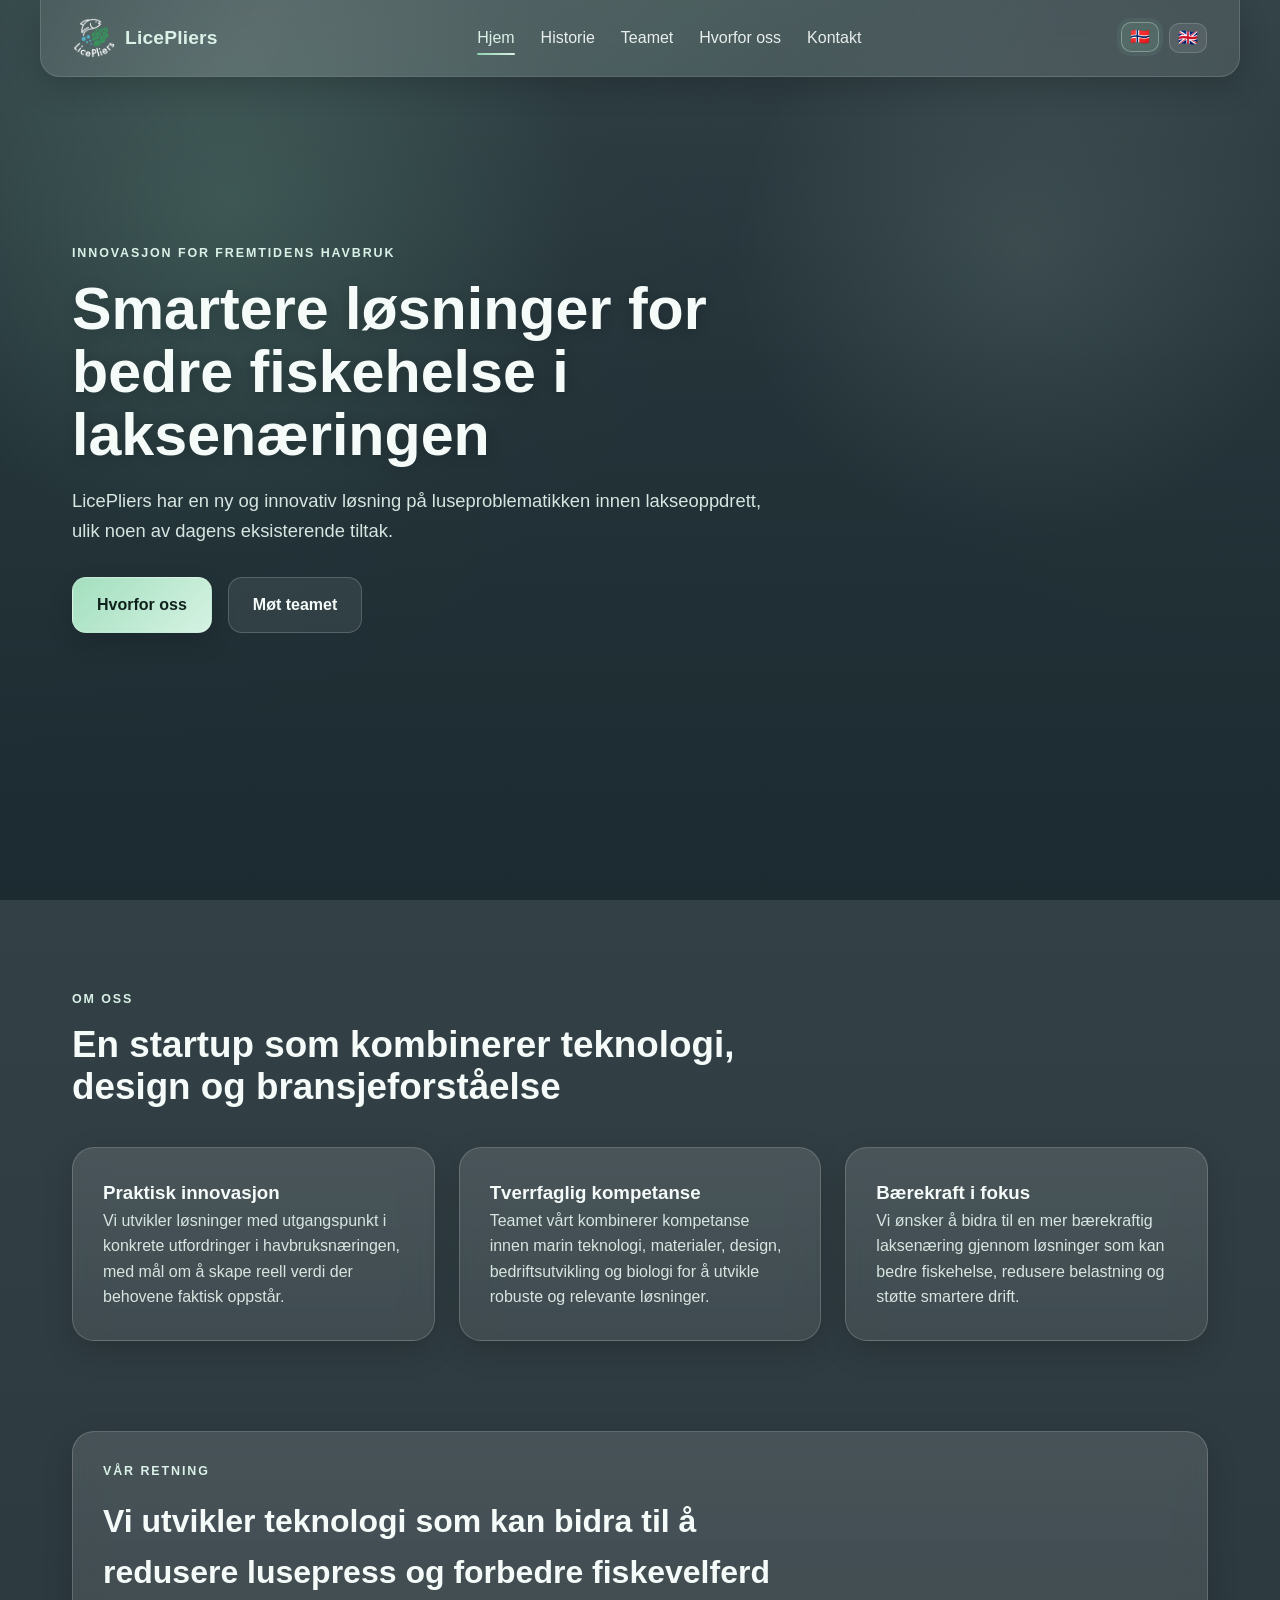
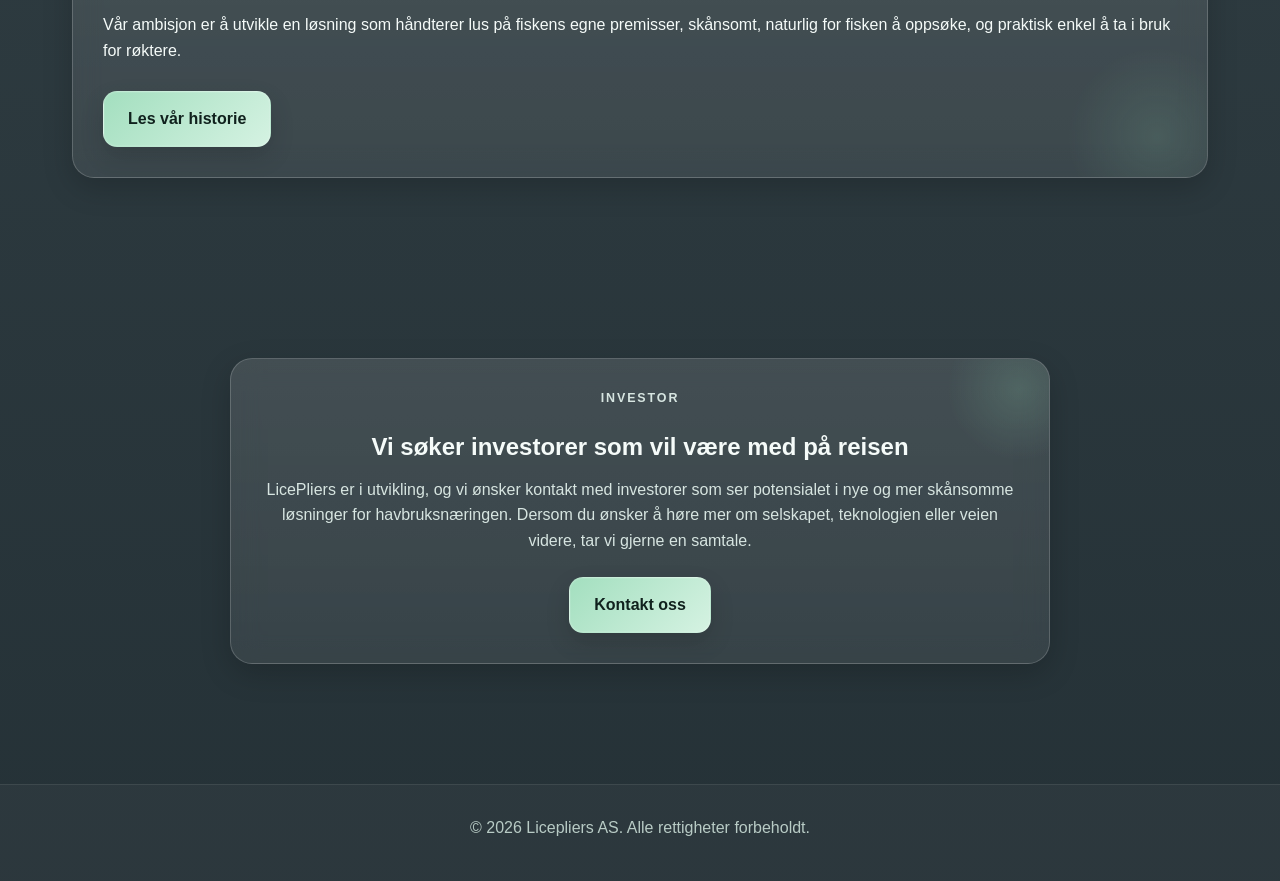
<file: index.html>
<!DOCTYPE html>
<html lang="no">
<head>
  <meta charset="UTF-8">
  <meta name="viewport" content="width=device-width, initial-scale=1.0">
  <title>LicePliers | Innovasjon i laksenæringen</title>
  <link rel="icon" type="image/png" sizes="32x32" href="bilder/LicePlies_original.png">
  <link rel="icon" type="image/png" sizes="16x16" href="bilder/LicePlies_original.png">
  <link rel="apple-touch-icon" href="bilder/LicePlies_original.png">
  <link rel="stylesheet" href="css/base.css">
  <link rel="stylesheet" href="css/navbar.css">
  <link rel="stylesheet" href="css/components.css">
  <link rel="stylesheet" href="css/pages.css">
  <link rel="stylesheet" href="css/responsive.css">
</head>
<body>
  <header class="hero">
    <nav class="navbar">
      <div class="logo">
        <img src="bilder/LicePlies_white.png" alt="Licepliers logo">
        <span>LicePliers</span>
      </div>

      <ul class="nav-links">
        <li><a href="index.html" class="active" data-i18n="nav.home">Hjem</a></li>
        <li><a href="historie.html" data-i18n="nav.history">Historie</a></li>
        <li><a href="teamet.html" data-i18n="nav.team">Teamet</a></li>
        <li><a href="hvorfor-oss.html" data-i18n="nav.why">Hvorfor oss</a></li>
        <li><a href="kontakt.html" data-i18n="nav.contact">Kontakt</a></li>
      </ul>

      <div class="language-switch">
        <button type="button" class="lang-btn" data-lang="no" aria-label="Velg norsk">🇳🇴</button>
        <button type="button" class="lang-btn" data-lang="en" aria-label="Choose English">🇬🇧</button>
      </div>
    </nav>

    <div class="hero-overlay"></div>

    <div class="hero-content">
      <p class="eyebrow" data-i18n="home.eyebrow">Innovasjon for fremtidens havbruk</p>
      <h1 data-i18n="home.heroTitle">Smartere løsninger for bedre fiskehelse i laksenæringen</h1>
      <p class="lead" data-i18n="home.heroText">
        Licepliers utvikler løsninger som skal bidra til å redusere lusepress,
        styrke fiskevelferden og gi oppdrettsnæringen et mer effektivt, bærekraftig og enklere verktøy i praksis.
      </p>

      <div class="hero-buttons">
        <a href="hvorfor-oss.html" class="btn" data-i18n="home.heroBtnPrimary">Hvorfor oss</a>
        <a href="teamet.html" class="btn btn-secondary" data-i18n="home.heroBtnSecondary">Møt teamet</a>
      </div>
    </div>
  </header>

  <main>
    <section class="section intro-section">
      <div class="section-heading">
        <p class="section-tag" data-i18n="home.aboutTag">Om oss</p>
        <h2 data-i18n="home.aboutTitle">En startup som kombinerer teknologi, design og bransjeforståelse</h2>
      </div>

      <div class="card-grid">
        <article class="card">
          <h3 data-i18n="home.card1Title">Praktisk innovasjon</h3>
          <p data-i18n="home.card1Text">
            Vi utvikler løsninger med utgangspunkt i konkrete utfordringer i havbruksnæringen,
            med mål om å skape reell verdi der behovene faktisk oppstår.
          </p>
        </article>

        <article class="card">
          <h3 data-i18n="home.card2Title">Tverrfaglig kompetanse</h3>
          <p data-i18n="home.card2Text">
            Teamet vårt kombinerer kompetanse innen biologi, marin teknologi, materialteknikk og bedriftsutvikling for å utvikle robuste og relevante løsninger.
          </p>
        </article>

        <article class="card">
          <h3 data-i18n="home.card3Title">Bærekraft i fokus</h3>
          <p data-i18n="home.card3Text">
            Vi ønsker å bidra til en mer bærekraftig laksenæring gjennom løsninger
            som kan bedre fiskehelse, redusere belastning og støtte smartere drift.
          </p>
        </article>
      </div>
    </section>

    <section class="section highlight-section">
      <div class="highlight-box">
        <div>
          <p class="section-tag" data-i18n="home.directionTag">Vår retning</p>
          <h2 data-i18n="home.directionTitle">Vi utvikler teknologi som kan bidra til å redusere lusepress og forbedre fiskevelferd</h2>
          <p data-i18n="home.directionText">
            Vår ambisjon er å utvikle en løsning som håndterer lus på fiskens egne premisser, skånsomt, naturlig for fisken å oppsøke, og praktisk enkel å ta i bruk for røktere.
          </p>
        </div>
        <a href="historie.html" class="btn" data-i18n="home.directionBtn">Les vår historie</a>
      </div>
    </section>

    <section class="section">
      <div class="content-card investor-card">
        <p class="section-tag" data-i18n="home.investorTag">Investor</p>
        <h2 data-i18n="home.investorTitle">Vi søker investorer som vil være med på reisen</h2>
        <p data-i18n="home.investorText">
          LicePliers er i utvikling, og vi ønsker kontakt med investorer som ser potensialet i nye og mer skånsomme løsninger for havbruksnæringen. Dersom du ønsker å høre mer om selskapet, teknologien eller veien videre, tar vi gjerne en samtale.
        </p>
        <a href="kontakt.html" class="btn" data-i18n="home.investorBtn">Kontakt oss</a>
      </div>
    </section>
  </main>

  <footer>
    <p data-i18n="footer.copy">© 2026 LicePliers AS. Alle rettigheter forbeholdt.</p>
  </footer>

  <script src="js/translations.js"></script>
  <script src="js/language-switcher.js"></script>
</body>
</html>
</file>
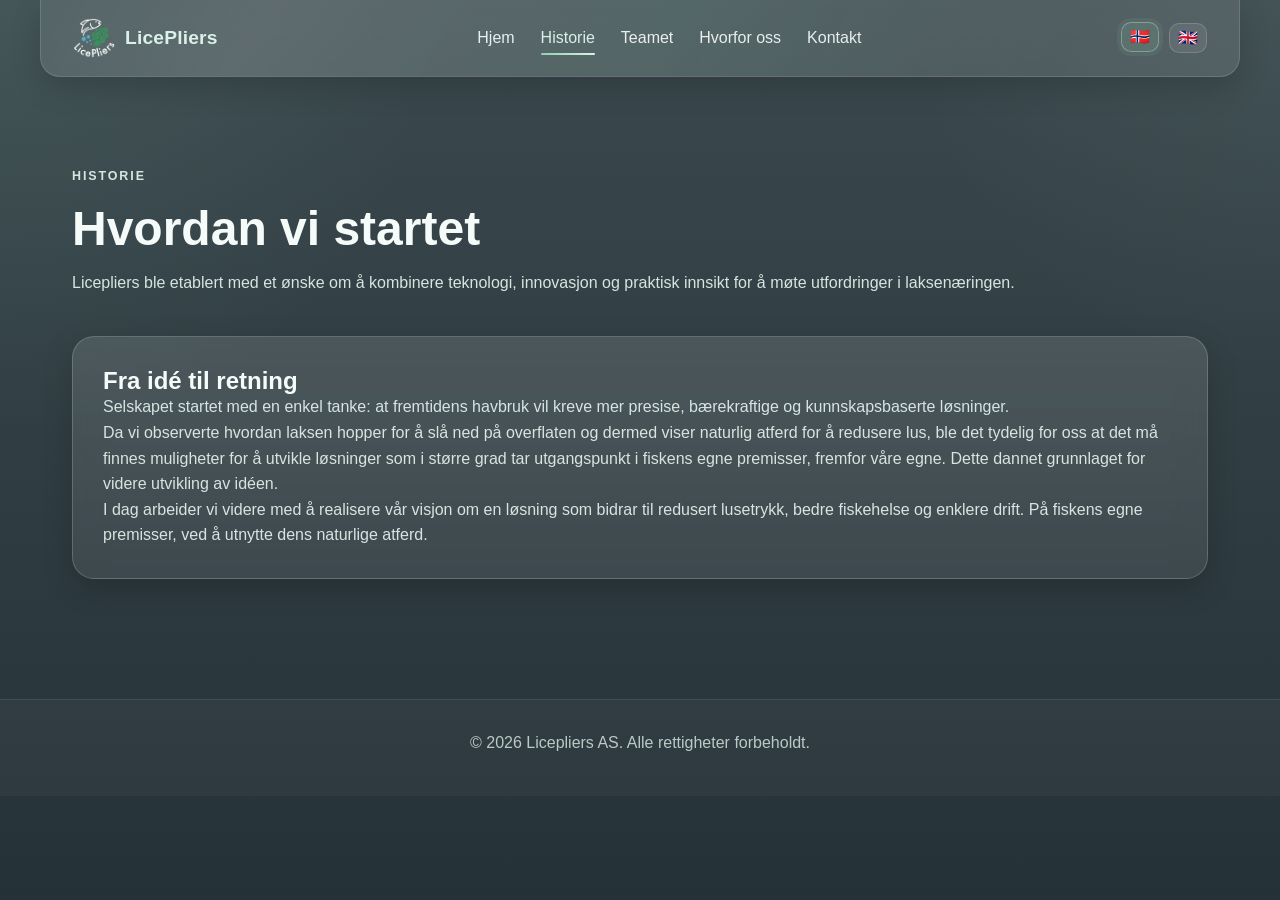
<file: historie.html>
<!DOCTYPE html>
<html lang="no">
<head>
  <meta charset="UTF-8">
  <meta name="viewport" content="width=device-width, initial-scale=1.0">
  <title>Historie | LicePliers</title>
  <link rel="icon" type="image/png" sizes="32x32" href="bilder/LicePlies_original.png">
  <link rel="icon" type="image/png" sizes="16x16" href="bilder/LicePlies_original.png">
  <link rel="apple-touch-icon" href="bilder/LicePlies_original.png">
  <link rel="stylesheet" href="css/base.css">
  <link rel="stylesheet" href="css/navbar.css">
  <link rel="stylesheet" href="css/components.css">
  <link rel="stylesheet" href="css/pages.css">
  <link rel="stylesheet" href="css/responsive.css">
</head>
<body>
  <nav class="navbar page-nav">
    <div class="logo">
      <img src="bilder/LicePlies_white.png" alt="Licepliers logo">
      <span>LicePliers</span>
    </div>

    <ul class="nav-links">
      <li><a href="index.html" data-i18n="nav.home">Hjem</a></li>
      <li><a href="historie.html" class="active" data-i18n="nav.history">Historie</a></li>
      <li><a href="teamet.html" data-i18n="nav.team">Teamet</a></li>
      <li><a href="hvorfor-oss.html" data-i18n="nav.why">Hvorfor oss</a></li>
      <li><a href="kontakt.html" data-i18n="nav.contact">Kontakt</a></li>
    </ul>

    <div class="language-switch">
      <button type="button" class="lang-btn" data-lang="no" aria-label="Velg norsk">🇳🇴</button>
      <button type="button" class="lang-btn" data-lang="en" aria-label="Choose English">🇬🇧</button>
    </div>
  </nav>

  <main class="page-content">
    <section class="page-header">
      <p class="section-tag" data-i18n="history.tag">Historie</p>
      <h1 data-i18n="history.title">Hvordan vi startet</h1>
      <p data-i18n="history.intro">
        Licepliers ble etablert med et ønske om å kombinere teknologi, innovasjon
        og praktisk innsikt for å møte utfordringer i laksenæringen.
      </p>
    </section>

    <section class="content-card">
      <h2 data-i18n="history.cardTitle">Fra idé til retning</h2>
      <p data-i18n="history.p1">
        Selskapet startet med en enkel tanke: at fremtidens havbruk vil kreve mer presise, bærekraftige og kunnskapsbaserte løsninger.
      </p>
      <p data-i18n="history.p2">
        Da vi observerte hvordan laksen hopper for å slå ned på overflaten og dermed viser naturlig atferd for å redusere lus, ble det tydelig for oss at det må finnes muligheter for å utvikle løsninger som i større grad tar utgangspunkt i fiskens egne premisser, fremfor våre egne. Dette dannet grunnlaget for videre utvikling av idéen.
      </p>
      <p data-i18n="history.p3">
        I dag arbeider vi videre med å realisere vår visjon om en løsning som bidrar til redusert lusetrykk, bedre fiskehelse og enklere drift. På fiskens egne premisser, ved å utnytte dens naturlige atferd.
      </p>
    </section>
  </main>

  <footer>
    <p data-i18n="footer.copy">© 2026 LicePliers AS. Alle rettigheter forbeholdt.</p>
  </footer>

  <script src="js/translations.js"></script>
  <script src="js/language-switcher.js"></script>
</body>
</html>
</file>
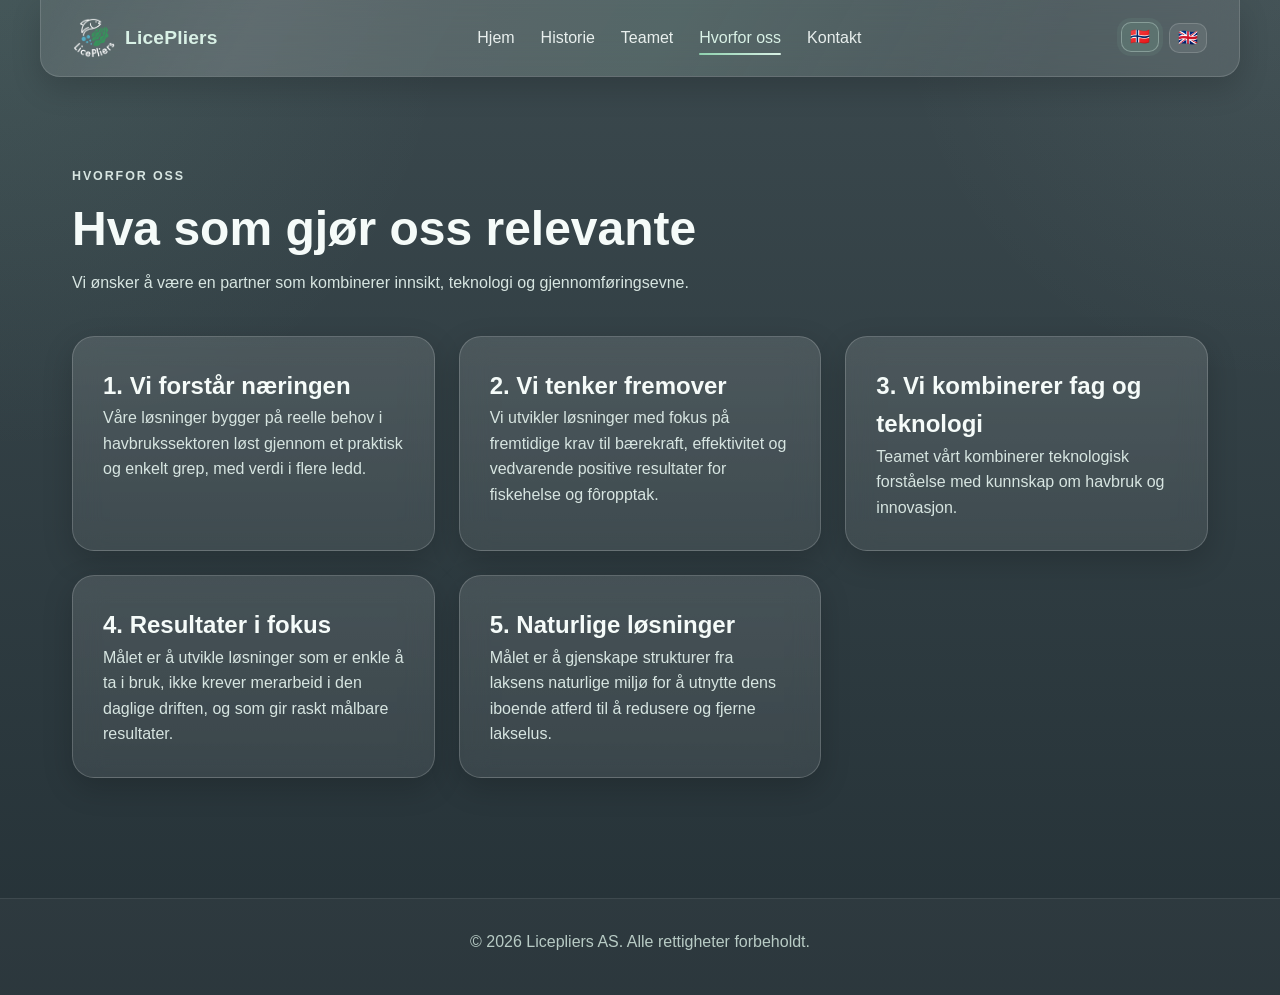
<file: hvorfor-oss.html>
<!DOCTYPE html>
<html lang="no">
<head>
  <meta charset="UTF-8">
  <meta name="viewport" content="width=device-width, initial-scale=1.0">
  <title>Hvorfor oss | LicePliers</title>
  <link rel="icon" type="image/png" sizes="32x32" href="bilder/LicePlies_original.png">
  <link rel="icon" type="image/png" sizes="16x16" href="bilder/LicePlies_original.png">
  <link rel="apple-touch-icon" href="bilder/LicePlies_original.png">
  <link rel="stylesheet" href="css/base.css">
  <link rel="stylesheet" href="css/navbar.css">
  <link rel="stylesheet" href="css/components.css">
  <link rel="stylesheet" href="css/pages.css">
  <link rel="stylesheet" href="css/responsive.css">
</head>
<body>
  <nav class="navbar page-nav">
    <div class="logo">
      <img src="bilder/LicePlies_white.png" alt="Licepliers logo">
      <span>LicePliers</span>
    </div>

    <ul class="nav-links">
      <li><a href="index.html" data-i18n="nav.home">Hjem</a></li>
      <li><a href="historie.html" data-i18n="nav.history">Historie</a></li>
      <li><a href="teamet.html" data-i18n="nav.team">Teamet</a></li>
      <li><a href="hvorfor-oss.html" class="active" data-i18n="nav.why">Hvorfor oss</a></li>
      <li><a href="kontakt.html" data-i18n="nav.contact">Kontakt</a></li>
    </ul>

    <div class="language-switch">
      <button type="button" class="lang-btn" data-lang="no" aria-label="Velg norsk">🇳🇴</button>
      <button type="button" class="lang-btn" data-lang="en" aria-label="Choose English">🇬🇧</button>
    </div>
  </nav>

  <main class="page-content">
    <section class="page-header">
      <p class="section-tag" data-i18n="why.tag">Hvorfor oss</p>
      <h1 data-i18n="why.title">Hva som gjør oss relevante</h1>
      <p data-i18n="why.intro">
        LicePliers har en ny og innovativ løsning på luseproblematikken innen lakseoppdrett,
        ulik noen av dagens eksisterende tiltak.
      </p>
    </section>

    <section class="reason-grid">
      <article class="reason-card">
        <h2 data-i18n="why.r1.title">1. Vi forstår næringen</h2>
        <p data-i18n="why.r1.text">Våre løsninger bygger på reelle behov i havbrukssektoren løst gjennom et praktisk og enkelt grep, med verdi i flere ledd.</p>
      </article>

      <article class="reason-card">
        <h2 data-i18n="why.r2.title">2. Vi tenker fremover</h2>
        <p data-i18n="why.r2.text">Vi utvikler løsninger med fokus på fremtidige krav til bærekraft, effektivitet og vedvarende positive resultater for fiskehelse og fôropptak.</p>
      </article>

      <article class="reason-card">
        <h2 data-i18n="why.r3.title">3. Vi kombinerer fag og teknologi</h2>
        <p data-i18n="why.r3.text">Teamet vårt kombinerer teknologisk forståelse med kunnskap om havbruk og innovasjon.</p>
      </article>

      <article class="reason-card">
        <h2 data-i18n="why.r4.title">4. Resultater i fokus</h2>
        <p data-i18n="why.r4.text">Målet er å utvikle løsninger som er enkle å ta i bruk, ikke krever merarbeid i den daglige driften, og som gir raskt målbare resultater.</p>
      </article>

      <article class="reason-card">
        <h2 data-i18n="why.r5.title">5. Naturlig løsning</h2>
        <p data-i18n="why.r5.text">Målet er å gjenskape strukturer fra laksens naturlige miljø for å utnytte dens iboende atferd til å redusere og fjerne lakselus.</p>
      </article>
    </section>
  </main>

  <footer>
    <p data-i18n="footer.copy">© 2026 LicePliers AS. Alle rettigheter forbeholdt.</p>
  </footer>

  <script src="js/translations.js"></script>
  <script src="js/language-switcher.js"></script>
</body>
</html>
</file>
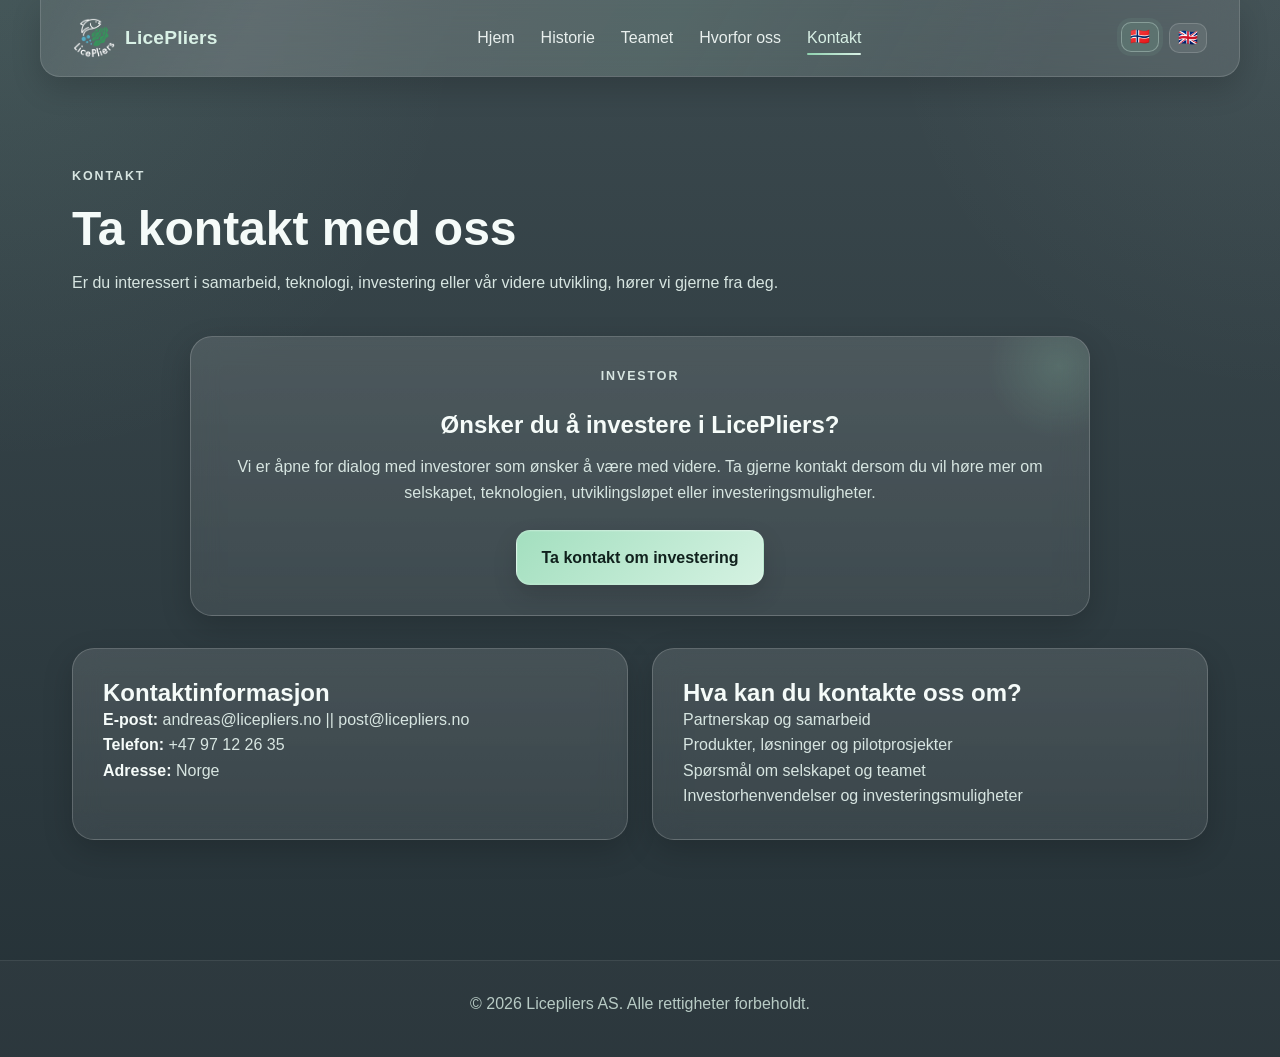
<file: kontakt.html>
<!DOCTYPE html>
<html lang="no">
<head>
  <meta charset="UTF-8">
  <meta name="viewport" content="width=device-width, initial-scale=1.0">
  <title>Kontakt | LicePliers</title>
  <link rel="icon" type="image/png" sizes="32x32" href="bilder/LicePlies_original.png">
  <link rel="icon" type="image/png" sizes="16x16" href="bilder/LicePlies_original.png">
  <link rel="apple-touch-icon" href="bilder/LicePlies_original.png">
  <link rel="stylesheet" href="css/base.css">
  <link rel="stylesheet" href="css/navbar.css">
  <link rel="stylesheet" href="css/components.css">
  <link rel="stylesheet" href="css/pages.css">
  <link rel="stylesheet" href="css/responsive.css">
</head>
<body>
  <nav class="navbar page-nav">
    <div class="logo">
      <img src="bilder/LicePlies_white.png" alt="Licepliers logo">
      <span>LicePliers</span>
    </div>

    <ul class="nav-links">
      <li><a href="index.html" data-i18n="nav.home">Hjem</a></li>
      <li><a href="historie.html" data-i18n="nav.history">Historie</a></li>
      <li><a href="teamet.html" data-i18n="nav.team">Teamet</a></li>
      <li><a href="hvorfor-oss.html" data-i18n="nav.why">Hvorfor oss</a></li>
      <li><a href="kontakt.html" class="active" data-i18n="nav.contact">Kontakt</a></li>
    </ul>

    <div class="language-switch">
      <button type="button" class="lang-btn" data-lang="no" aria-label="Velg norsk">🇳🇴</button>
      <button type="button" class="lang-btn" data-lang="en" aria-label="Choose English">🇬🇧</button>
    </div>
  </nav>

  <main class="page-content">
    <section class="page-header">
      <p class="section-tag" data-i18n="contact.tag">Kontakt</p>
      <h1 data-i18n="contact.title">Ta kontakt med oss</h1>
      <p data-i18n="contact.intro">
        Er du interessert i samarbeid, teknologi, investering eller vår videre utvikling, hører vi gjerne fra deg.
      </p>
    </section>

    <section class="content-card investor-contact-card">
      <p class="section-tag" data-i18n="contact.investorTag">Investor</p>
      <h2 data-i18n="contact.investorTitle">Ønsker du å investere i LicePliers?</h2>
      <p data-i18n="contact.investorText">
        Vi er åpne for dialog med investorer som ønsker å være med videre. Ta gjerne kontakt dersom du vil høre mer om selskapet, teknologien, utviklingsløpet eller investeringsmuligheter.
      </p>
      <a href="mailto:andreas@licepliers.no?bcc=post@licepliers.nono&subject=Investorhenvendelse%20til%20LicePliers" class="btn" data-i18n="contact.investorBtn">Ta kontakt om investering!</a>
    </section>

    

    <section class="contact-layout">
      <div class="content-card">
        <h2 data-i18n="contact.infoTitle">Kontaktinformasjon</h2>
        <p><strong data-i18n="contact.emailLabel">E-post:</strong> andreas@licepliers.no || post@licepliers.no</p>
        <p><strong data-i18n="contact.phoneLabel">Telefon:</strong> +47 97 12 26 35</p>
        <p><strong data-i18n="contact.addressLabel">Adresse:</strong> Norge</p>
      </div>

      <div class="content-card">
        <h2 data-i18n="contact.topicTitle">Hva kan du kontakte oss om?</h2>
        <p data-i18n="contact.topic1">Partnerskap og samarbeid</p>
        <p data-i18n="contact.topic2">Produktet</p>
        <p data-i18n="contact.topic3">Spørsmål om selskapet og teamet</p>
        <p data-i18n="contact.topic4">Investorhenvendelser og investeringsmuligheter</p>
      </div>
    </section>
  </main>

  <footer>
    <p data-i18n="footer.copy">© 2026 LicePliers AS. Alle rettigheter forbeholdt.</p>
  </footer>

  <script src="js/translations.js"></script>
  <script src="js/language-switcher.js"></script>
</body>
</html>
</file>
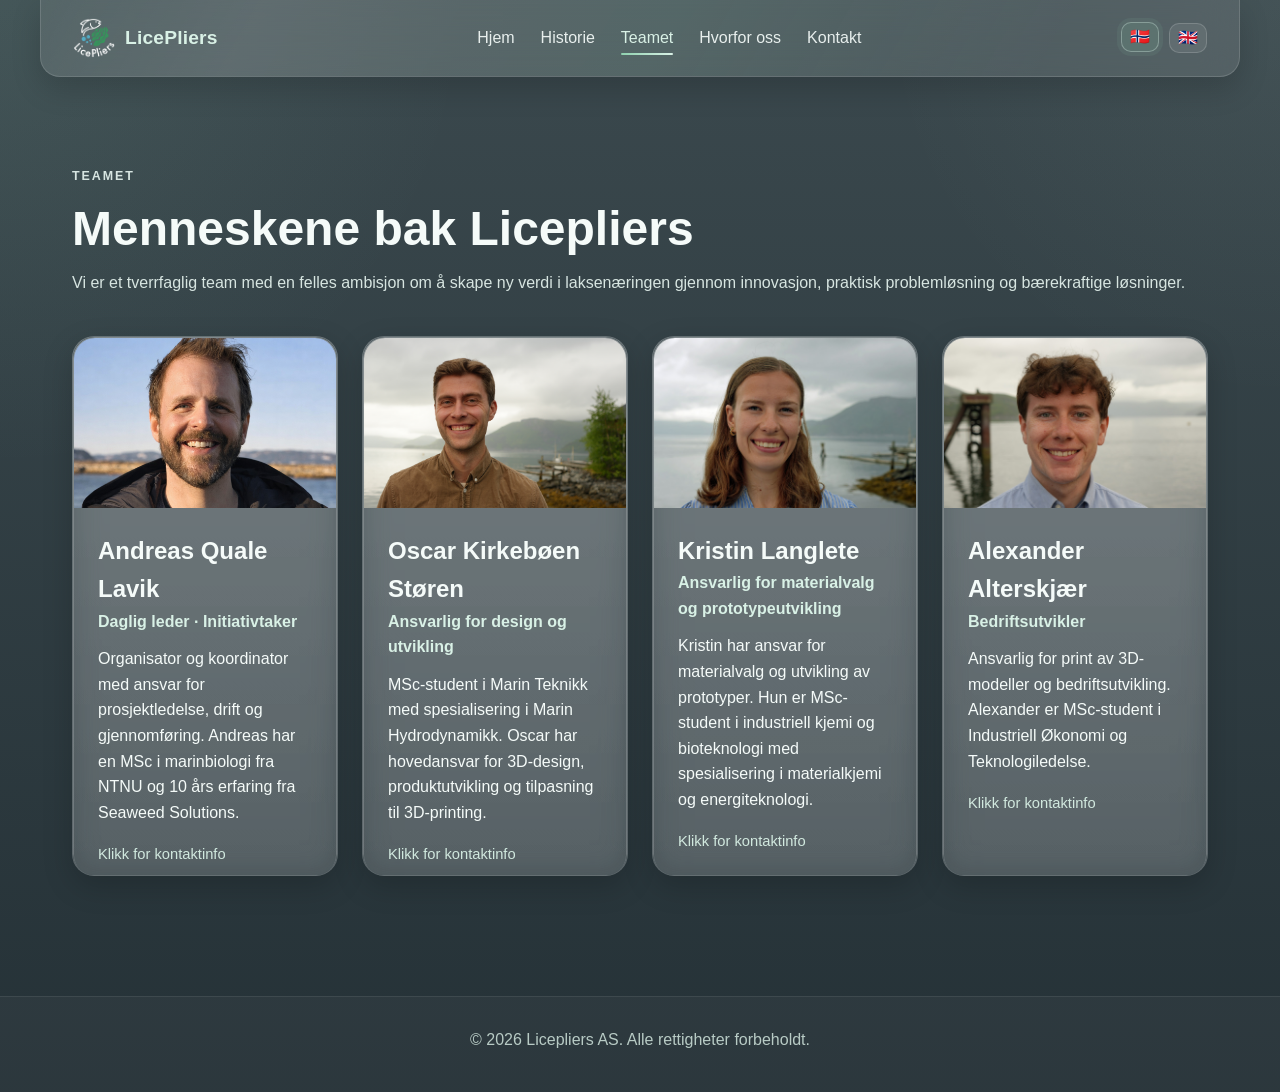
<file: teamet.html>
<!DOCTYPE html>
<html lang="no">
<head>
  <meta charset="UTF-8">
  <meta name="viewport" content="width=device-width, initial-scale=1.0">
  <title>Teamet | LicePliers</title>
  <link rel="icon" type="image/png" sizes="32x32" href="bilder/LicePlies_original.png">
  <link rel="icon" type="image/png" sizes="16x16" href="bilder/LicePlies_original.png">
  <link rel="apple-touch-icon" href="bilder/LicePlies_original.png">
  <link rel="stylesheet" href="css/base.css">
  <link rel="stylesheet" href="css/navbar.css">
  <link rel="stylesheet" href="css/components.css">
  <link rel="stylesheet" href="css/pages.css">
  <link rel="stylesheet" href="css/responsive.css">
</head>
<body>
  <nav class="navbar page-nav">
    <div class="logo">
      <img src="bilder/LicePlies_white.png" alt="Licepliers logo">
      <span>LicePliers</span>
    </div>

    <ul class="nav-links">
      <li><a href="index.html" data-i18n="nav.home">Hjem</a></li>
      <li><a href="historie.html" data-i18n="nav.history">Historie</a></li>
      <li><a href="teamet.html" class="active" data-i18n="nav.team">Teamet</a></li>
      <li><a href="hvorfor-oss.html" data-i18n="nav.why">Hvorfor oss</a></li>
      <li><a href="kontakt.html" data-i18n="nav.contact">Kontakt</a></li>
    </ul>

    <div class="language-switch">
      <button type="button" class="lang-btn" data-lang="no" aria-label="Velg norsk">🇳🇴</button>
      <button type="button" class="lang-btn" data-lang="en" aria-label="Choose English">🇬🇧</button>
    </div>
  </nav>

  <main class="page-content">
    <section class="page-header">
      <p class="section-tag" data-i18n="team.tag">Teamet</p>
      <h1 data-i18n="team.title">Menneskene bak Licepliers</h1>
      <p data-i18n="team.intro">
        Vi er et tverrfaglig team med en felles ambisjon om å skape ny løsning for laksenæringen, som vil senke lusetrykket
        gjennom innovasjon, praktisk problemløsning og bærekraftige løsninger.
      </p>
    </section>

    <section class="team-grid">
      <article class="team-card team-flip-card">
        <div class="team-card-inner">
          <div class="team-card-front">
            <div class="team-image">
              <img src="bilder/Portrett Andras LicePliers.png" alt="Portrett av Andreas Quale Lavik" class="andreas-img">
            </div>
            <div class="team-card-content">
              <h2>Andreas Quale Lavik</h2>
              <p class="role" data-i18n="team.andreas.role">Daglig leder · Initiativtaker</p>
              <p data-i18n="team.andreas.text">
                Organisator og koordinator med ansvar for prosjektledelse, drift og gjennomføring.
                Andreas har en MSc i marinbiologi fra NTNU og over 10 års erfaring fra Seaweed Solutions.
              </p>
              <p class="flip-hint">Klikk for kontaktinfo</p>
            </div>
          </div>

          <div class="team-card-back">
            <div class="team-card-content">
              <h2>Andreas Quale Lavik</h2>
              <p class="role">Kontaktinfo</p>
              <p><strong>Mobil:</strong> +47 97 12 26 35</p>
              <p><strong>E-post:</strong> <a href="mailto:andreas@licepliers.no">andreas@licepliers.no</a></p>
              <p><strong>LinkedIn:</strong> <a href="#" target="_blank">linkedin.com/in/andreas</a></p>
              <button class="flip-back-btn">Tilbake</button>
            </div>
          </div>
        </div>
      </article>

      <article class="team-card team-flip-card">
        <div class="team-card-inner">
          <div class="team-card-front">
            <div class="team-image">
              <img src="bilder/20250701-Grønne-sommerjobber-Oscar-Kirkebøen-Støren-portrett2-foto-fortellfortell.no-1600x1200.jpg" alt="Portrett av Oscar Kirkebøen Støren" class="oscar-img">
            </div>
            <div class="team-card-content">
              <h2>Oscar Kirkebøen Støren</h2>
              <p class="role" data-i18n="team.oscar.role">Ansvarlig for design og utvikling</p>
              <p data-i18n="team.oscar.text">
                MSc-student i Marin Teknikk med spesialisering i Marin Hydrodynamikk.
                Oscar har hovedansvar for 3D-design, produktutvikling og tilpasning til 3D-printing.
              </p>
              <p class="flip-hint">Klikk for kontaktinfo</p>
            </div>
          </div>

          <div class="team-card-back">
            <div class="team-card-content">
              <h2>Oscar Kirkebøen Støren</h2>
              <p class="role">Kontaktinfo</p>
              <p><strong>Mobil:</strong> +47 41 28 31 11</p>
              <p><strong>E-post:</strong> <a href="mailto:post@licepliers.no">post@licepliers.no</a></p>
              <p><strong>LinkedIn:</strong> <a href="#" target="_blank">linkedin.com/in/oscar</a></p>
              <button class="flip-back-btn">Tilbake</button>
            </div>
          </div>
        </div>
      </article>

      <article class="team-card team-flip-card">
        <div class="team-card-inner">
          <div class="team-card-front">
            <div class="team-image">
              <img src="bilder/20250701-Grønne-sommerjobber-Kristin-Langlete-portrett-foto-fortellfortell.no-1080x1080.jpg" alt="Portrett av Kristin Langlete" class="kristin-img">
            </div>
            <div class="team-card-content">
              <h2>Kristin Langlete</h2>
              <p class="role" data-i18n="team.kristin.role">Ansvarlig for materialvalg og prototypeutvikling</p>
              <p data-i18n="team.kristin.text">
                Kristin har ansvar for materialvalg og utvikling av prototyper. Hun er MSc-student
                i industriell kjemi og bioteknologi med spesialisering i materialkjemi og energiteknologi.
              </p>
              <p class="flip-hint">Klikk for kontaktinfo</p>
            </div>
          </div>

          <div class="team-card-back">
            <div class="team-card-content">
              <h2>Kristin Langlete</h2>
              <p class="role">Kontaktinfo</p>
              <p><strong>Mobil:</strong> +47 986 22 148</p>
              <p><strong>E-post:</strong> <a href="mailto:post@licepliers.no">post@licepliers.no</a></p>
              <p><strong>LinkedIn:</strong> <a href="#" target="_blank">linkedin.com/in/kristin</a></p>
              <button class="flip-back-btn">Tilbake</button>
            </div>
          </div>
        </div>
      </article>

      <article class="team-card team-flip-card">
        <div class="team-card-inner">
          <div class="team-card-front">
            <div class="team-image">
              <img src="bilder/20250701-Grønne-sommerjobber-Alexander-Caspian-Thorvaldsen-Alterskjær-portrett-foto-fortellfortell.no-1080x1080.jpg" alt="Portrett av Alexander Alterskjær" class="alex-img">
            </div>
            <div class="team-card-content">
              <h2>Alexander Alterskjær</h2>
              <p class="role" data-i18n="team.alexander.role">Bedriftsutvikler</p>
              <p data-i18n="team.alexander.text">
                Ansvarlig for print av 3D-modeller og bedriftsutvikling. Alexander er MSc-student
                i Industriell Økonomi og Teknologiledelse.
              </p>
              <p class="flip-hint">Klikk for kontaktinfo</p>
            </div>
          </div>

          <div class="team-card-back">
            <div class="team-card-content">
              <h2>Alexander Alterskjær</h2>
              <p class="role">Kontaktinfo</p>
              <p><strong>Mobil:</strong> +47 478 67 087</p>
              <p><strong>E-post:</strong> <a href="mailto:post@licepliers.no">post@licepliers.no</a></p>
              <p><strong>LinkedIn:</strong> <a href="#" target="_blank">linkedin.com/in/alexander</a></p>
              <button class="flip-back-btn">Tilbake</button>
            </div>
          </div>
        </div>
      </article>
    </section>
  </main>

  <footer>
    <p data-i18n="footer.copy">© 2026 LicePliers AS. Alle rettigheter forbeholdt.</p>
  </footer>

  <script src="js/translations.js"></script>
  <script src="js/language-switcher.js"></script>
  <script src="js/team-cards.js"></script>
</body>
</html>
</file>
<file: css/base.css>
:root {
  --bg-dark: #102127;
  --bg-deep: #0d1b21;
  --card: rgba(255, 255, 255, 0.10);
  --card-strong: rgba(255, 255, 255, 0.14);
  --card-border: rgba(255, 255, 255, 0.18);
  --text-main: #f5fbf9;
  --text-soft: #d7e5e1;
  --text-muted: #b8cbc5;
  --accent: #8fd1af;
  --accent-dark: #6fb792;
  --accent-light: #d9f1e6;
  --accent-glow: rgba(143, 209, 175, 0.22);
  --shadow-soft: 0 10px 30px rgba(0, 0, 0, 0.18);
  --shadow-premium: 0 18px 50px rgba(0, 0, 0, 0.20);
  --max-width: 1200px;
  --radius: 22px;
}

* {
  margin: 0;
  padding: 0;
  box-sizing: border-box;
}

html {
  scroll-behavior: smooth;
}

body {
  font-family: "Segoe UI", Arial, sans-serif;
  line-height: 1.6;
  color: var(--text-main);
  background:
    radial-gradient(circle at top left, rgba(160, 220, 195, 0.09), transparent 28%),
    radial-gradient(circle at top right, rgba(210, 240, 225, 0.06), transparent 24%),
    linear-gradient(rgba(16, 33, 39, 0.82), rgba(13, 27, 33, 0.90)),
    url("https://images.unsplash.com/photo-1500375592092-40eb2168fd21?auto=format&fit=crop&w=1600&q=80")
    center/cover no-repeat fixed;
  min-height: 100vh;
}

a {
  text-decoration: none;
  color: inherit;
}

strong {
  color: var(--text-main);
}
</file>
<file: css/navbar.css>
.navbar {
  position: sticky;
  top: 0;
  z-index: 1000;
  width: min(100%, var(--max-width));
  margin: 0 auto;
  padding: 18px 32px;
  display: flex;
  justify-content: space-between;
  align-items: center;
  background: rgba(255, 255, 255, 0.10);
  backdrop-filter: blur(18px);
  -webkit-backdrop-filter: blur(18px);
  border: 1px solid rgba(255, 255, 255, 0.14);
  border-top: none;
  border-radius: 0 0 20px 20px;
  box-shadow: 0 12px 30px rgba(0, 0, 0, 0.16);
  overflow: hidden;
}

.navbar::before {
  content: "";
  position: absolute;
  inset: 0;
  background: linear-gradient(
    120deg,
    transparent 0%,
    rgba(255, 255, 255, 0.08) 18%,
    rgba(143, 209, 175, 0.10) 52%,
    transparent 84%
  );
  pointer-events: none;
}

.logo {
  display: flex;
  align-items: center;
  gap: 10px;
  z-index: 1;
}

.logo img {
  height: 2.5em;
  width: auto;
  display: block;
}

.logo span {
  font-weight: 700;
  font-size: 1.2rem;
  color: var(--accent-light);
  letter-spacing: 0.2px;
}

.nav-links {
  list-style: none;
  display: flex;
  gap: 26px;
  align-items: center;
  z-index: 1;
}

.nav-links a {
  color: var(--text-main);
  font-weight: 500;
  position: relative;
  padding: 4px 0;
  transition: color 0.25s ease, opacity 0.25s ease;
  opacity: 0.92;
}

.nav-links a:hover,
.nav-links a.active {
  color: var(--accent-light);
  opacity: 1;
}

.nav-links a::after {
  content: "";
  position: absolute;
  left: 0;
  bottom: -5px;
  width: 0;
  height: 2px;
  border-radius: 999px;
  background: linear-gradient(to right, var(--accent), var(--accent-light));
  transition: width 0.3s ease;
}

.nav-links a:hover::after,
.nav-links a.active::after {
  width: 100%;
}

.language-switch {
  display: flex;
  gap: 10px;
  z-index: 1;
}

.lang-btn {
  border: 1px solid rgba(255, 255, 255, 0.16);
  background: rgba(255, 255, 255, 0.08);
  padding: 6px 8px;
  border-radius: 10px;
  cursor: pointer;
  font-size: 1rem;
  line-height: 1;
  transition: transform 0.2s ease, background 0.2s ease, border-color 0.2s ease, box-shadow 0.2s ease;
}

.lang-btn:hover,
.lang-btn.active {
  transform: translateY(-1px);
  background: rgba(143, 209, 175, 0.16);
  border-color: rgba(217, 241, 230, 0.34);
  box-shadow: 0 0 0 4px rgba(143, 209, 175, 0.08);
}

@media (max-width: 768px) {
  .navbar {
    width: 100%;
    border-radius: 0;
  }
}
</file>
<file: css/components.css>
.btn {
  display: inline-block;
  padding: 14px 24px;
  border-radius: 14px;
  background: linear-gradient(135deg, #a3dfbf, #d5f2e2);
  color: #10211d;
  font-weight: 700;
  border: 1px solid rgba(255, 255, 255, 0.18);
  transition: transform 0.22s ease, box-shadow 0.22s ease, filter 0.22s ease;
  box-shadow:
    0 10px 24px rgba(0, 0, 0, 0.14),
    0 0 0 1px rgba(255, 255, 255, 0.08) inset;
}

.btn:hover {
  transform: translateY(-2px);
  box-shadow:
    0 16px 32px rgba(0, 0, 0, 0.18),
    0 0 0 1px rgba(255, 255, 255, 0.10) inset;
  filter: brightness(1.02);
}

.btn-secondary {
  background: rgba(255, 255, 255, 0.08);
  color: var(--text-main);
  border: 1px solid rgba(255, 255, 255, 0.18);
  box-shadow: none;
}

.btn-secondary:hover {
  background: rgba(255, 255, 255, 0.12);
}

.card,
.team-card,
.reason-card,
.content-card,
.highlight-box {
  background: linear-gradient(
    180deg,
    rgba(255, 255, 255, 0.12),
    rgba(255, 255, 255, 0.08)
  );
  border: 1px solid var(--card-border);
  border-radius: var(--radius);
  box-shadow: var(--shadow-soft);
  backdrop-filter: blur(14px);
  -webkit-backdrop-filter: blur(14px);
}

.card,
.reason-card,
.content-card,
.highlight-box {
  padding: 30px;
}

.card:hover,
.reason-card:hover,
.content-card:hover {
  box-shadow: var(--shadow-premium);
  transform: translateY(-2px);
  transition: transform 0.25s ease, box-shadow 0.25s ease, border-color 0.25s ease;
  border-color: rgba(217, 241, 230, 0.22);
}

.team-card {
  padding: 0;
  overflow: hidden;
}

.team-flip-card {
  perspective: 1200px;
  height: 540px;
  cursor: pointer;
  transition: transform 0.25s ease, box-shadow 0.25s ease;
}

.team-flip-card:active {
  transform: scale(0.98);
}

.team-flip-card:hover {
  transform: translateY(-6px) scale(1.015);
  box-shadow:
    0 20px 45px rgba(0, 0, 0, 0.22),
    0 0 30px rgba(143, 209, 175, 0.10);
}

.team-card-inner {
  position: relative;
  width: 100%;
  min-height: 540px;
  height: 540px;
  max-height: 540px;
  transform-style: preserve-3d;
  transition: transform 0.7s ease;
}

.team-flip-card.is-flipped .team-card-inner {
  transform: rotateY(180deg);
}

.team-card-front,
.team-card-back {
  position: absolute;
  inset: 0;
  width: 100%;
  height: 100%;
  border-radius: var(--radius);
  overflow: hidden;
  backface-visibility: hidden;
  -webkit-backface-visibility: hidden;
  background: linear-gradient(
    180deg,
    rgba(255, 255, 255, 0.12),
    rgba(255, 255, 255, 0.08)
  );
  border: 1px solid var(--card-border);
  box-shadow: var(--shadow-soft);
  backdrop-filter: blur(14px);
  -webkit-backdrop-filter: blur(14px);
}

.team-card-front {
  display: flex;
  flex-direction: column;
  justify-content: flex-start;
}

.team-card-back {
  transform: rotateY(180deg);
  display: flex;
  align-items: center;
  justify-content: center;
  background:
    linear-gradient(rgba(24, 46, 52, 0.92), rgba(17, 34, 40, 0.95)),
    radial-gradient(circle at top left, rgba(143, 209, 175, 0.12), transparent 35%);
}

.team-card-back .team-card-content {
  width: 100%;
}

.team-card-back p {
  margin-bottom: 12px;
  color: var(--text-soft);
}

.team-card-back a {
  color: var(--accent-light);
  word-break: break-word;
}

.team-card-back a:hover {
  text-decoration: underline;
}

.flip-hint {
  margin-top: 18px;
  font-size: 0.92rem;
  color: var(--accent-light);
  opacity: 0.95;
}

.flip-back-btn {
  margin-top: 18px;
  padding: 10px 16px;
  border: 1px solid rgba(255, 255, 255, 0.16);
  background: rgba(255, 255, 255, 0.08);
  color: var(--text-main);
  border-radius: 10px;
  cursor: pointer;
  font: inherit;
  transition: background 0.2s ease, transform 0.2s ease, border-color 0.2s ease;
}

.flip-back-btn:hover {
  background: rgba(143, 209, 175, 0.14);
  border-color: rgba(217, 241, 230, 0.26);
  transform: translateY(-1px);
}

.team-image {
  width: 100%;
  height: 90%;
  overflow: hidden;
  min-height: 170px;
  max-height: 170px;
}

.team-image img {
  width: 100%;
  height: 100%;
  object-fit: cover;
  object-position: center 30%;
  display: block;
}

.team-card-content {
  padding: 24px 24px 28px;
}

.role {
  color: var(--accent-light);
  font-weight: 600;
  margin-bottom: 12px;
}

.andreas-img {
  object-position: center 32%;
}

.oscar-img {
  object-position: center 38%;
}

.kristin-img {
  object-position: center 28%;
}

.alexander-img {
  object-position: center 20%;
}
</file>
<file: css/pages.css>
.hero {
  position: relative;
  min-height: 100vh;
  background:
    linear-gradient(rgba(16, 33, 39, 0.38), rgba(16, 33, 39, 0.68)),
    url("https://images.unsplash.com/photo-1500375592092-40eb2168fd21?auto=format&fit=crop&w=1600&q=80")
    center/cover no-repeat;
  display: flex;
  flex-direction: column;
}

.hero-overlay {
  position: absolute;
  inset: 0;
  background:
    radial-gradient(circle at 18% 22%, rgba(143, 209, 175, 0.18), transparent 28%),
    radial-gradient(circle at 80% 28%, rgba(217, 241, 230, 0.10), transparent 24%),
    linear-gradient(to bottom, rgba(255, 255, 255, 0.02), transparent 45%);
  pointer-events: none;
}

.hero-content {
  position: relative;
  z-index: 2;
  width: 100%;
  max-width: var(--max-width);
  margin: auto;
  padding: 0 32px 100px;
}

.eyebrow,
.section-tag {
  color: var(--accent-light);
  text-transform: uppercase;
  letter-spacing: 1.9px;
  font-size: 0.78rem;
  margin-bottom: 14px;
  font-weight: 700;
}

.hero-content h1 {
  max-width: 760px;
  font-size: 3.7rem;
  line-height: 1.06;
  margin-bottom: 20px;
  text-shadow: 0 3px 14px rgba(0, 0, 0, 0.18);
}

.lead {
  max-width: 700px;
  font-size: 1.15rem;
  color: var(--text-soft);
  margin-bottom: 32px;
}

.hero-buttons {
  display: flex;
  gap: 16px;
  flex-wrap: wrap;
}

.section,
.page-content {
  width: 100%;
  max-width: var(--max-width);
  margin: 0 auto;
  padding: 90px 32px;
}

.section-heading {
  max-width: 760px;
  margin-bottom: 38px;
}

.section-heading h2,
.page-header h1,
.content-card h2 {
  line-height: 1.15;
}

.section-heading h2 {
  font-size: 2.3rem;
}

.page-header {
  margin-bottom: 40px;
}

.page-header h1 {
  font-size: 3rem;
  margin-bottom: 14px;
}

.page-header p,
.card p,
.reason-card p,
.content-card p {
  color: var(--text-soft);
}

.card-grid,
.team-grid,
.reason-grid,
.contact-layout {
  display: grid;
  gap: 24px;
}

.card-grid {
  grid-template-columns: repeat(auto-fit, minmax(260px, 1fr));
}

.team-grid {
  display: grid;
  grid-template-columns: repeat(auto-fit, minmax(240px, 1fr));
  gap: 24px;
  align-items: stretch;
}

.reason-grid {
  grid-template-columns: repeat(auto-fit, minmax(280px, 1fr));
}

.contact-layout {
  grid-template-columns: repeat(auto-fit, minmax(280px, 1fr));
}

.highlight-section {
  padding-top: 0;
}

.highlight-box {
  display: flex;
  justify-content: space-between;
  gap: 28px;
  align-items: center;
  flex-wrap: wrap;
  position: relative;
  overflow: hidden;
}

.highlight-box::after {
  content: "";
  position: absolute;
  inset: auto -40px -50px auto;
  width: 180px;
  height: 180px;
  background: radial-gradient(circle, rgba(143, 209, 175, 0.14), transparent 70%);
  pointer-events: none;
}

.highlight-box h2 {
  font-size: 2rem;
  max-width: 700px;
  margin-bottom: 14px;
}

.investor-card {
  text-align: center;
  max-width: 820px;
  margin: 0 auto;
  position: relative;
  overflow: hidden;
}

.investor-card::before,
.investor-contact-card::before {
  content: "";
  position: absolute;
  top: -40px;
  right: -40px;
  width: 140px;
  height: 140px;
  background: radial-gradient(circle, rgba(143, 209, 175, 0.18), transparent 72%);
  pointer-events: none;
}

.investor-card h2 {
  margin-bottom: 16px;
}

.investor-card p {
  margin-bottom: 24px;
}

.investor-contact-card {
  text-align: center;
  max-width: 900px;
  margin: 0 auto 32px;
  position: relative;
  overflow: hidden;
}

.investor-contact-card h2 {
  margin-bottom: 16px;
}

.investor-contact-card p {
  margin-bottom: 24px;
}

footer {
  text-align: center;
  padding: 30px 20px 40px;
  color: var(--text-muted);
  border-top: 1px solid rgba(255, 255, 255, 0.08);
  margin-top: 30px;
  background: rgba(255, 255, 255, 0.03);
}
</file>
<file: css/responsive.css>
@media (max-width: 900px) {
  .hero-content h1 {
    font-size: 2.8rem;
  }

  .page-header h1 {
    font-size: 2.4rem;
  }

  .section-heading h2,
  .highlight-box h2 {
    font-size: 1.8rem;
  }
}

@media (max-width: 768px) {
  .navbar {
    padding: 18px 20px;
    border-radius: 0 0 16px 16px;
    flex-wrap: wrap;
    gap: 16px;
  }

  .nav-links {
    flex-wrap: wrap;
    gap: 14px 18px;
  }

  .hero-content {
    padding: 0 20px 70px;
  }

  .hero-content h1 {
    font-size: 2.2rem;
  }

  .lead {
    font-size: 1rem;
  }

  .section,
  .page-content {
    padding: 64px 20px;
  }

  .team-image {
    height: 220px;
  }
}

@media (max-width: 768px) {
  .navbar {
    flex-direction: column;
    align-items: stretch;
    gap: 12px;
  }

  .logo {
    justify-content: center;
  }

  .nav-links {
    justify-content: center;
    flex-wrap: wrap;
    gap: 10px 16px;
  }

  .nav-links li {
    flex: 0 0 auto;
  }

  .language-switch {
    justify-content: center;
    margin-top: 4px;
  }

  .hero-content {
    text-align: center;
  }

  .hero-buttons {
    justify-content: center;
  }

  .card-grid,
  .team-grid,
  .reason-grid {
    gap: 18px;
  }

  .team-flip-card {
    min-height: 480px;
  }

  .team-card-inner {
    min-height: 480px;
  }

  .team-card-content {
    padding: 18px;
  }

  .team-image {
    height: 200px;
  }
}
</file>
